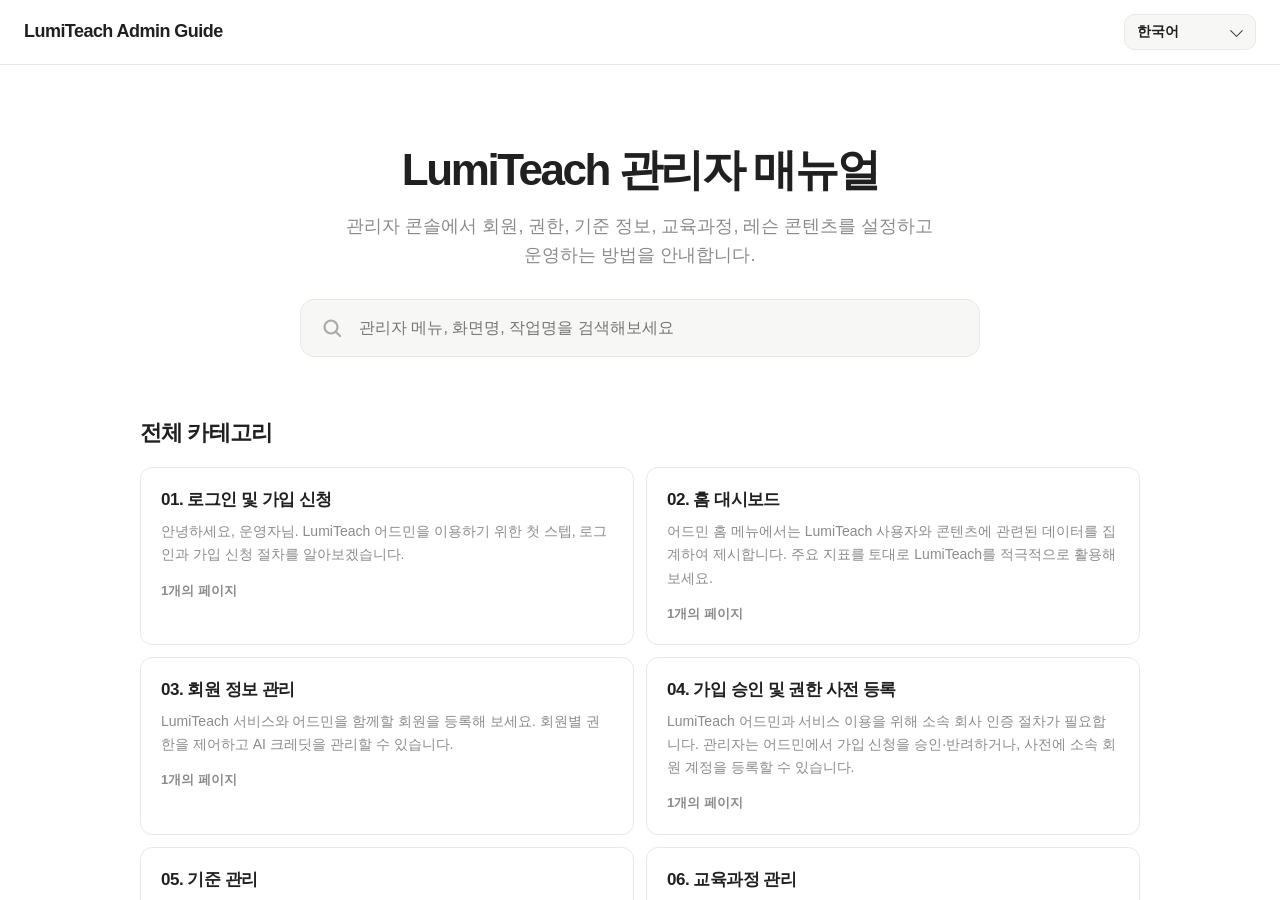
<file: admin/index.html>
<!DOCTYPE html>
<html lang="ko">
<head>
  <meta charset="UTF-8" />
  <meta name="viewport" content="width=device-width, initial-scale=1.0" />
  <title>LumiTeach Admin Guide</title>
  <link rel="icon" href="lumiteach_assets/brand/lumiteach-favicon.png" />
  <link rel="stylesheet" href="styles.css" />
</head>
<body>
  <header class="global-header">
    <div class="logo" onclick="showHome()">LumiTeach Admin Guide</div>
    <div class="header-actions">
      <div class="search-wrap header-search-wrap" id="headerSearchWrap">
        <span class="search-icon" aria-hidden="true">
          <svg viewBox="0 0 24 24" focusable="false">
            <circle cx="11" cy="11" r="6.5"></circle>
            <path d="M16 16l4 4"></path>
          </svg>
        </span>
        <input class="search-input" id="headerSearchInput" placeholder="아티클 제목, 기능명, 오류 상황을 검색해보세요" autocomplete="off" aria-label="검색" />
        <div class="search-results" id="headerSearchResults"></div>
      </div>
      <label class="visually-hidden" for="languageSelect">언어 선택</label>
      <span class="language-wrap">
        <select class="language-select" id="languageSelect" aria-label="언어 선택">
          <option value="ko">한국어</option>
          <option value="en">영어</option>
          <option value="pt">포르투갈어</option>
          <option value="es">스페인어</option>
          <option value="ja">일본어</option>
          <option value="vi">베트남어</option>
        </select>
      </span>
      <button class="menu-toggle" id="mobileMenuToggle" type="button" aria-label="메뉴 열기" aria-controls="leftTree" aria-expanded="false" onclick="toggleMobileMenu()">
        <span></span>
      </button>
    </div>
  </header>
  <div class="mobile-nav-backdrop" id="mobileNavBackdrop" onclick="closeMobileMenu()" aria-hidden="true"></div>

  <section class="view active" id="homeView">
    <div class="home-hero">
      <h1>LumiTeach 관리자 매뉴얼</h1>
      <p>관리자 콘솔에서 회원, 권한, 기준 정보, 교육과정, 레슨 콘텐츠를 설정하고<br />운영하는 방법을 안내합니다.</p>
      <div class="search-wrap">
        <span class="search-icon" aria-hidden="true">
          <svg viewBox="0 0 24 24" focusable="false">
            <circle cx="11" cy="11" r="6.5"></circle>
            <path d="M16 16l4 4"></path>
          </svg>
        </span>
        <input class="search-input" id="searchInput" placeholder="아티클 제목, 기능명, 오류 상황을 검색해보세요" />
        <div class="search-results" id="searchResults"></div>
      </div>
    </div>

    <main class="home-container">
      <section class="home-section">
        <h2 class="section-title">전체 카테고리</h2>
        <div class="category-grid" id="categoryGrid"></div>
      </section>
    </main>
  </section>

  <section class="view" id="articleView">
    <div class="article-shell">
      <aside class="left-nav">
        <div class="left-tree" id="leftTree"></div>
      </aside>
      <main class="article-main">
        <div class="article-inner">
          <article id="articleContent"></article>
        </div>
        <aside class="right-toc" id="rightToc"></aside>
      </main>
    </div>
  </section>

  <script src="data/manual-data.js"></script>
  <script src="data/translations.js"></script>
  <script src="data/translations/ko.js"></script>
  <script src="data/translations/en.js"></script>
  <script src="data/translations/pt.js"></script>
  <script src="data/translations/es.js"></script>
  <script src="data/translations/ja.js"></script>
  <script src="data/translations/vi.js"></script>
  <script src="app.js"></script>
</body>
</html>
</file>
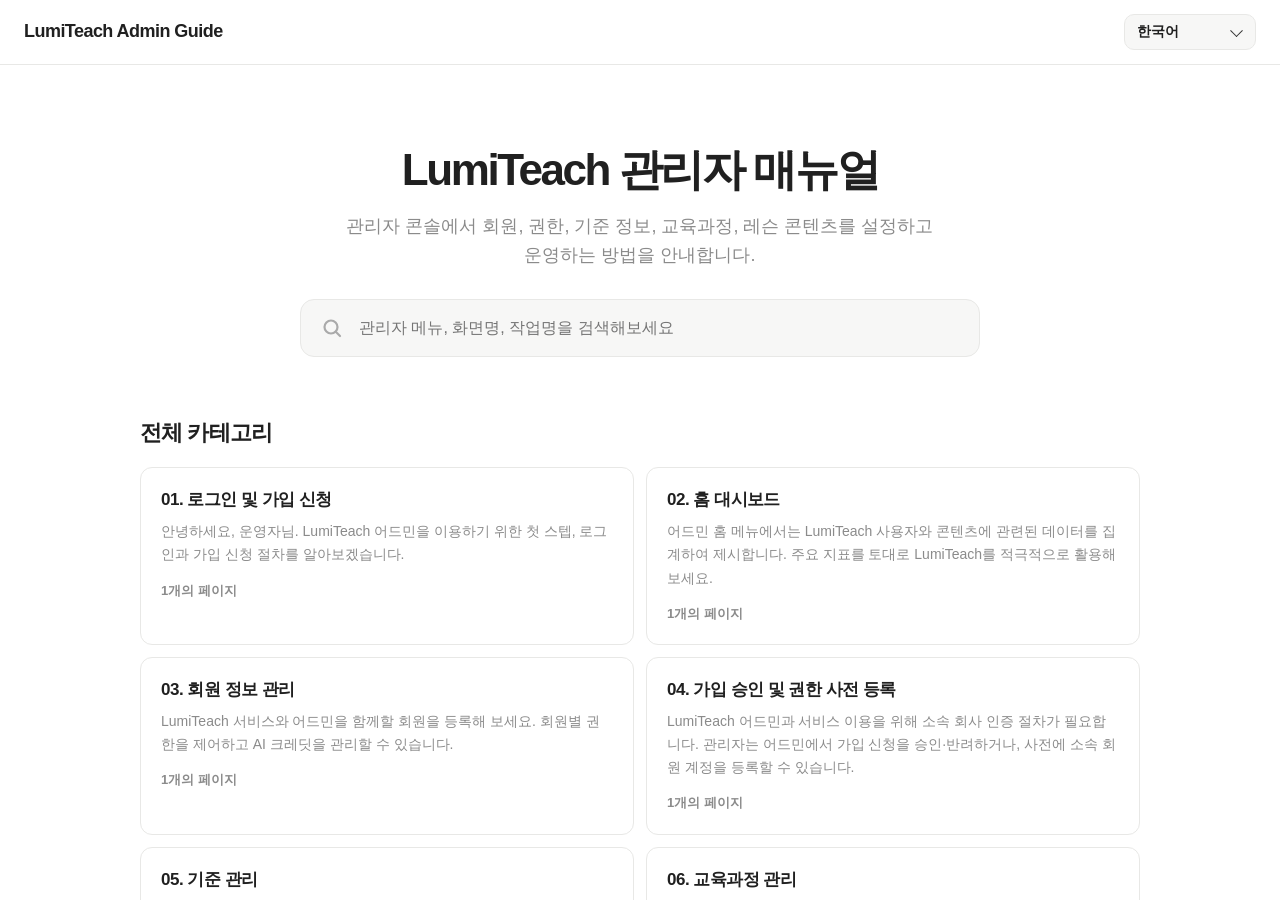
<file: admin/lumiteach_help_center_admin.html>
<!DOCTYPE html>
<html lang="ko">
<head>
  <meta charset="UTF-8" />
  <meta name="viewport" content="width=device-width, initial-scale=1.0" />
  <title>LumiTeach Admin Guide</title>
  <link rel="icon" href="lumiteach_assets/brand/lumiteach-favicon.png" />
  <link rel="stylesheet" href="styles.css" />
</head>
<body>
  <header class="global-header">
    <div class="logo" onclick="showHome()">LumiTeach Admin Guide</div>
    <div class="header-actions">
      <label class="visually-hidden" for="languageSelect">언어 선택</label>
      <span class="language-wrap">
        <select class="language-select" id="languageSelect" aria-label="언어 선택">
          <option value="ko">한국어</option>
          <option value="en">영어</option>
          <option value="pt">포르투갈어</option>
          <option value="es">스페인어</option>
          <option value="ja">일본어</option>
          <option value="vi">베트남어</option>
        </select>
      </span>
      <button class="menu-toggle" id="mobileMenuToggle" type="button" aria-label="메뉴 열기" aria-controls="leftTree" aria-expanded="false" onclick="toggleMobileMenu()">
        <span></span>
      </button>
    </div>
  </header>
  <div class="mobile-nav-backdrop" id="mobileNavBackdrop" onclick="closeMobileMenu()" aria-hidden="true"></div>

  <section class="view active" id="homeView">
    <div class="home-hero">
      <h1>LumiTeach 관리자 매뉴얼</h1>
      <p>관리자 콘솔에서 회원, 권한, 기준 정보, 교육과정, 레슨 콘텐츠를 설정하고<br />운영하는 방법을 안내합니다.</p>
      <div class="search-wrap">
        <span class="search-icon" aria-hidden="true">
          <svg viewBox="0 0 24 24" focusable="false">
            <circle cx="11" cy="11" r="6.5"></circle>
            <path d="M16 16l4 4"></path>
          </svg>
        </span>
        <input class="search-input" id="searchInput" placeholder="아티클 제목, 기능명, 오류 상황을 검색해보세요" />
        <div class="search-results" id="searchResults"></div>
      </div>
    </div>

    <main class="home-container">
      <section class="home-section">
        <h2 class="section-title">전체 카테고리</h2>
        <div class="category-grid" id="categoryGrid"></div>
      </section>
    </main>
  </section>

  <section class="view" id="articleView">
    <div class="article-shell">
      <aside class="left-nav">
        <div class="left-tree" id="leftTree"></div>
      </aside>
      <main class="article-main">
        <div class="article-inner">
          <article id="articleContent"></article>
        </div>
        <aside class="right-toc" id="rightToc"></aside>
      </main>
    </div>
  </section>

  <script src="data/manual-data.js"></script>
  <script src="data/translations.js"></script>
  <script src="data/translations/ko.js"></script>
  <script src="data/translations/en.js"></script>
  <script src="data/translations/pt.js"></script>
  <script src="data/translations/es.js"></script>
  <script src="data/translations/ja.js"></script>
  <script src="data/translations/vi.js"></script>
  <script src="app.js"></script>
</body>
</html>
</file>
<file: admin/styles.css>
:root {
  --bg: #ffffff;
  --text: #202020;
  --muted: #8b8b8b;
  --subtle: #f7f7f6;
  --subtle-2: #efefed;
  --line: #e8e8e6;
  --hover: #f4f4f3;
  --primary: #204cff;
  --primary-soft: #eaf1ff;
  --accent-purple: #204cff;
  --accent-blue: #2563e9;
  --accent-navy: #233a78;
  --accent-teal: #0f7f78;
  --accent-coral: #d85f4f;
  --accent-amber: #f0a13d;
  --active: var(--primary-soft);
  --active-text: var(--primary);
  --callout: #f7f7f5;
  --content: 760px;
  --sidebar: 360px;
  --toc: 240px;
  --left-padding: 80px;
}

* { box-sizing: border-box; }

html {
  scroll-behavior: smooth;
  height: 100%;
  overflow-x: hidden;
}

body {
  margin: 0;
  height: 100vh;
  overflow: hidden;
  overflow-x: hidden;
  background: var(--bg);
  color: var(--text);
  font-family: ui-sans-serif, -apple-system, BlinkMacSystemFont, "Segoe UI", "Apple SD Gothic Neo", "Noto Sans KR", sans-serif;
  font-size: 16px;
  line-height: 1.65;
  -webkit-font-smoothing: antialiased;
}

body.article-active {
  height: 100vh;
  overflow: hidden;
}

button, input, select { font: inherit; }
button { cursor: pointer; }
.view { display: none; }
.view.active { display: block; }

#homeView.active {
  height: calc(100vh - 65px);
  overflow-y: auto;
  overscroll-behavior: contain;
}

#articleView.active {
  height: calc(100vh - 65px);
  overflow: hidden;
}

.visually-hidden {
  position: absolute;
  width: 1px;
  height: 1px;
  padding: 0;
  margin: -1px;
  overflow: hidden;
  clip: rect(0, 0, 0, 0);
  white-space: nowrap;
  border: 0;
}

.global-header {
  position: sticky;
  top: 0;
  z-index: 200;
  height: 65px;
  display: flex;
  align-items: center;
  justify-content: space-between;
  gap: 24px;
  padding: 0 var(--left-padding);
  background: rgba(255,255,255,0.94);
  backdrop-filter: blur(10px);
  border-bottom: 1px solid var(--line);
}

.logo {
  width: 280px;
  color: var(--text);
  font-size: 18px;
  font-weight: 750;
  letter-spacing: -0.03em;
  cursor: pointer;
}

.language-wrap {
  position: relative;
  display: inline-flex;
  align-items: center;
}

.language-wrap::after {
  content: "";
  position: absolute;
  right: 15px;
  top: 50%;
  width: 8px;
  height: 8px;
  border-right: 1.8px solid #333;
  border-bottom: 1.8px solid #333;
  pointer-events: none;
  transform: translateY(-64%) rotate(45deg);
}

.language-select {
  min-width: 132px;
  height: 36px;
  padding: 0 36px 0 12px;
  border: 1px solid var(--line);
  border-radius: 10px;
  appearance: none;
  -webkit-appearance: none;
  background: var(--subtle);
  color: var(--text);
  font-size: 14px;
  font-weight: 650;
  outline: none;
  cursor: pointer;
}

.language-select:focus {
  background: #fff;
  border-color: #d8d8d6;
}

.header-actions {
  display: flex;
  align-items: center;
  gap: 10px;
  margin-left: auto;
}

.header-search-wrap {
  display: none;
  flex: 0 1 360px;
  width: clamp(240px, 28vw, 360px);
  max-width: 360px;
  margin: 0;
  z-index: 210;
}

body.article-active .header-search-wrap {
  display: block;
}

.header-search-wrap .search-input {
  height: 38px;
  padding: 0 14px 0 42px;
  border-radius: 10px;
  background: #fff;
  font-size: 14px;
}

.header-search-wrap .search-icon {
  left: 14px;
  width: 18px;
  height: 18px;
}

.header-search-wrap .search-results {
  top: 46px;
  left: auto;
  right: 0;
  z-index: 220;
  width: min(420px, calc(100vw - 32px));
  max-height: min(480px, calc(100vh - 96px));
  overflow-y: auto;
}

.menu-toggle {
  display: none;
  align-items: center;
  justify-content: center;
  width: 38px;
  height: 38px;
  border: 1px solid var(--line);
  border-radius: 10px;
  background: var(--subtle);
  color: var(--text);
}

.menu-toggle:hover { background: var(--hover); }

.menu-toggle span,
.menu-toggle::before,
.menu-toggle::after {
  content: "";
  display: block;
  width: 16px;
  height: 2px;
  border-radius: 999px;
  background: currentColor;
  transition: transform 160ms ease, opacity 160ms ease;
}

.menu-toggle {
  flex-direction: column;
  gap: 4px;
}

body.mobile-nav-open .menu-toggle span { opacity: 0; }
body.mobile-nav-open .menu-toggle::before { transform: translateY(6px) rotate(45deg); }
body.mobile-nav-open .menu-toggle::after { transform: translateY(-6px) rotate(-45deg); }

.mobile-nav-backdrop {
  display: none;
}

.home-hero {
  max-width: 760px;
  margin: 80px auto 58px;
  padding: 0 24px;
  text-align: center;
}

.home-hero h1 {
  margin: 0;
  font-size: 44px;
  line-height: 1.15;
  letter-spacing: -0.055em;
  font-weight: 800;
}

.home-hero p {
  margin: 16px 0 28px;
  color: var(--muted);
  font-size: 18px;
  white-space: pre-line;
}

.search-wrap {
  position: relative;
  max-width: 680px;
  margin: 0 auto;
}

.search-icon {
  position: absolute;
  left: 20px;
  top: 50%;
  transform: translateY(-50%);
  color: #aaa;
  width: 24px;
  height: 24px;
  display: block;
  z-index: 1;
  pointer-events: none;
}

.search-icon svg {
  display: block;
  width: 100%;
  height: 100%;
  fill: none;
  stroke: currentColor;
  stroke-width: 2.2;
  stroke-linecap: round;
  stroke-linejoin: round;
}

.search-input {
  width: 100%;
  height: 58px;
  padding: 0 20px 0 58px;
  border: 1px solid var(--line);
  border-radius: 14px;
  background: var(--subtle);
  color: var(--text);
  outline: none;
  font-size: 16px;
}

.search-input:focus {
  background: #fff;
  border-color: #d8d8d6;
}

.search-results {
  display: none;
  position: absolute;
  top: 68px;
  left: 0;
  right: 0;
  z-index: 20;
  border: 1px solid var(--line);
  border-radius: 14px;
  background: #fff;
  box-shadow: 0 18px 40px rgba(0,0,0,0.08);
  overflow: hidden;
  text-align: left;
}

.search-results.active { display: block; }

.result-item {
  padding: 14px 18px;
  border-bottom: 1px solid var(--line);
  cursor: pointer;
}

.result-item:hover { background: var(--hover); }
.result-item:last-child { border-bottom: 0; }

.result-item strong {
  display: block;
  color: var(--text);
  font-size: 14px;
}

.result-item span {
  color: var(--muted);
  font-size: 13px;
}

.home-container {
  max-width: 1080px;
  margin: 0 auto;
  padding: 0 40px 92px;
}

.home-section { margin-top: 46px; }

.section-title {
  margin: 0 0 16px;
  font-size: 22px;
  letter-spacing: -0.04em;
}

.category-grid {
  display: grid;
  grid-template-columns: repeat(2, minmax(0, 1fr));
  gap: 12px;
}

.category-card {
  padding: 18px 20px;
  border: 1px solid var(--line);
  border-radius: 12px;
  background: #fff;
  cursor: pointer;
}

.category-card:hover { background: var(--hover); }

.category-card h3 {
  margin: 0 0 6px;
  font-size: 17px;
  letter-spacing: -0.03em;
}

.category-card p {
  margin: 0 0 10px;
  color: var(--muted);
  font-size: 14px;
}

.category-card span {
  color: var(--muted);
  font-size: 13px;
  font-weight: 650;
}

.article-shell {
  display: grid;
  grid-template-columns: var(--sidebar) minmax(0, 1fr);
  min-width: 0;
  min-height: calc(100vh - 65px);
}

body.article-active #articleView,
body.article-active .article-shell {
  height: calc(100vh - 65px);
}

body.article-active .article-shell {
  min-height: 0;
  overflow: hidden;
}

.left-nav {
  position: sticky;
  top: 65px;
  height: calc(100vh - 65px);
  padding: 40px 10px 40px var(--left-padding);
  border-right: 1px solid var(--line);
  background: #fff;
  overflow-y: auto;
  scrollbar-width: none;
  -ms-overflow-style: none;
}

.left-nav::-webkit-scrollbar {
  width: 0;
  height: 0;
  display: none;
}

.left-tree { max-width: 280px; }
.tree-block { margin-bottom: 8px; }

.tree-link, .tree-label, .chevron {
  width: 100%;
  border: 0;
  background: transparent;
  color: var(--text);
  text-align: left;
  border-radius: 8px;
}

.tree-parent {
  display: flex;
  align-items: center;
  gap: 9px;
  padding: 8px 10px;
  border-radius: 8px;
  font-size: 16px;
  font-weight: 540;
  letter-spacing: -0.025em;
}

.tree-sub .tree-parent {
  padding-left: 34px;
  font-size: 15px;
  font-weight: 500;
}

.tree-label {
  display: block;
  flex: 1;
  min-width: 0;
  width: auto;
  padding: 0;
  font: inherit;
  font-weight: inherit;
  letter-spacing: inherit;
  cursor: pointer;
}

.chevron {
  display: inline-flex;
  align-items: center;
  justify-content: center;
  width: 20px;
  height: 20px;
  flex: 0 0 20px;
  border-radius: 6px;
  color: #666;
  font-size: 12px;
  transition: transform 130ms ease, background 130ms ease;
  cursor: pointer;
}

.chevron-placeholder {
  width: 20px;
  height: 20px;
  flex: 0 0 20px;
}

.tree-parent:hover, .tree-link:hover { background: var(--hover); }
.tree-parent:hover .chevron { background: var(--hover); }
.chevron:hover { background: var(--subtle-2); }
.tree-parent:hover .chevron:hover { background: #e3e3e1; }
.tree-parent.active {
  background: var(--active);
}
.tree-parent.active .tree-label {
  color: var(--active-text);
  font-weight: 650;
}
.tree-block.open > .tree-parent .chevron, .tree-sub.open > .tree-parent .chevron { transform: rotate(90deg); }
.tree-children { display: none; }
.tree-block.open > .tree-children, .tree-sub.open > .tree-children { display: block; }

.tree-link {
  display: block;
  margin: 2px 0;
  padding: 8px 10px 8px 62px;
  font-size: 15px;
}

.tree-link.active {
  background: var(--active);
  color: var(--active-text);
  font-weight: 650;
}

.article-main {
  display: grid;
  grid-template-columns: minmax(0, 1fr) var(--toc);
  min-width: 0;
  min-height: 0;
  gap: 48px;
  padding: 0 64px 120px;
}

body.article-active .article-main {
  height: calc(100vh - 65px);
  overflow-y: auto;
  overscroll-behavior: contain;
  scroll-behavior: smooth;
}

.article-inner {
  width: 100%;
  max-width: var(--content);
  min-width: 0;
  margin: 0 auto;
  padding-top: 64px;
}

.article-header {
  padding-bottom: 12px;
}

.article-kicker {
  margin-bottom: 14px;
  color: var(--muted);
  font-size: 14px;
}

.article-title {
  margin: 0;
  font-size: 46px;
  line-height: 1.14;
  letter-spacing: -0.055em;
  font-weight: 800;
}

.article-desc {
  margin: 22px 0 0;
  color: var(--text);
  font-size: 21px;
  line-height: 1.55;
  letter-spacing: -0.03em;
}

.author-row {
  display: flex;
  align-items: center;
  gap: 12px;
  margin-top: 28px;
  color: var(--muted);
  font-size: 15px;
}

.avatar {
  width: 42px;
  height: 42px;
  border-radius: 50%;
  background:
    url("lumiteach_assets/brand/lumiteach-favicon.png") center / 28px 28px no-repeat,
    #fff;
  border: 1px solid var(--line);
}

.author-row strong {
  color: var(--text);
  font-weight: 650;
}

.content-body { padding-top: 28px; }

.callout {
  display: grid;
  grid-template-columns: 24px 1fr;
  gap: 12px;
  align-items: start;
  margin: 0 0 64px;
  padding: 18px 20px;
  border: 1px solid var(--line);
  border-radius: 10px;
  background: var(--callout);
}

.callout-icon {
  display: inline-grid;
  place-items: center;
  width: 22px;
  height: 22px;
  border-radius: 50%;
  background: #fff;
  border: 1px solid var(--line);
  color: #555;
  font-size: 14px;
  font-weight: 700;
  line-height: 1;
}

.callout h3 {
  margin: 0 0 4px;
  font-size: 16px;
  line-height: 1.45;
  letter-spacing: -0.02em;
}

.callout p {
  margin: 0;
  color: #444;
  font-size: 15px;
  line-height: 1.7;
  letter-spacing: -0.015em;
}

.article-section {
  margin: 0 0 48px;
  scroll-margin-top: 96px;
}

.article-section h2 {
  margin: 0 0 22px;
  font-size: 34px;
  line-height: 1.25;
  letter-spacing: -0.05em;
  font-weight: 750;
}

.article-section p, .article-section li {
  color: #333;
  font-size: 18px;
  line-height: 1.75;
  letter-spacing: -0.02em;
}

.section-copy p { margin: 0; }
.section-copy p + p { margin-top: 18px; }

.article-intro {
  margin-bottom: 28px;
  padding-bottom: 0;
}

.article-intro p {
  color: #333;
  font-size: 18px;
  line-height: 1.75;
  letter-spacing: -0.02em;
}

.article-intro .section-callout {
  margin-bottom: 0;
}

.section-copy h3 {
  margin: 30px 0 12px;
  color: var(--text);
  font-size: 22px;
  line-height: 1.35;
  letter-spacing: -0.035em;
  font-weight: 750;
}

.section-copy h4 {
  margin: 24px 0 10px;
  color: #333;
  font-size: 19px;
  line-height: 1.42;
  letter-spacing: -0.025em;
  font-weight: 720;
}

.section-copy ul {
  margin: 14px 0 0;
  padding-left: 22px;
}

.section-copy li {
  margin: 7px 0;
  padding-left: 4px;
}

.section-copy strong {
  color: var(--text);
  font-weight: 750;
}

.section-copy code {
  padding: 2px 6px;
  border-radius: 6px;
  background: var(--subtle);
  color: var(--text);
  font-family: ui-monospace, SFMono-Regular, Menlo, Monaco, Consolas, monospace;
  font-size: 0.9em;
}

.section-copy blockquote {
  margin: 18px 0 0;
  padding: 16px 18px;
  border-left: 3px solid #d9d9d7;
  border-radius: 0 8px 8px 0;
  background: var(--subtle);
}

.section-copy blockquote p,
.section-copy blockquote li {
  font-size: 16px;
  color: #444;
}

.section-callout {
  display: grid;
  grid-template-columns: 28px 1fr;
  gap: 12px;
  align-items: start;
  margin: 20px 0 26px;
  padding: 18px 20px;
  border: 1px solid var(--line);
  border-radius: 10px;
  background: var(--callout);
}

.section-callout-icon {
  display: inline-grid;
  place-items: center;
  width: 28px;
  height: 28px;
  border-radius: 50%;
  background: #fff;
  border: 1px solid var(--line);
  font-size: 16px;
  line-height: 1;
}

.section-callout-content > strong {
  display: block;
  margin-bottom: 4px;
  color: var(--text);
  font-size: 16px;
  line-height: 1.45;
  letter-spacing: -0.02em;
}

.section-callout-body strong {
  display: inline;
  margin: 0;
  font-size: inherit;
  line-height: inherit;
}

.section-callout-body p,
.section-callout-body li {
  margin: 0;
  color: #444;
  font-size: 16px;
  line-height: 1.7;
  letter-spacing: -0.015em;
}

.section-callout-body p + p {
  margin-top: 0;
}

.section-callout-body ul {
  margin-top: 8px;
}



.manual-table-figure {
  margin: 26px 0 36px;
}

.manual-table-wrap {
  width: 100%;
  max-width: 100%;
  overflow-x: auto;
  border: 1px solid var(--line);
  border-radius: 10px;
  background: #fff;
  -webkit-overflow-scrolling: touch;
}

.manual-table {
  width: 100%;
  min-width: 640px;
  border-collapse: separate;
  border-spacing: 0;
  color: #333;
  font-size: 14px;
  line-height: 1.55;
  letter-spacing: -0.01em;
}

.manual-table th,
.manual-table td {
  min-width: 120px;
  padding: 12px 14px;
  border-right: 1px solid var(--line);
  border-bottom: 1px solid var(--line);
  text-align: left;
  vertical-align: top;
}

.manual-table th:last-child,
.manual-table td:last-child {
  border-right: 0;
}

.manual-table tbody tr:last-child td {
  border-bottom: 0;
}

.manual-table thead th {
  background: #f6f8ff;
  color: var(--text);
  font-weight: 750;
  white-space: nowrap;
}

.manual-table tbody tr:nth-child(even) td {
  background: #fbfbfc;
}

.manual-table td code,
.manual-table th code {
  padding: 2px 5px;
  border-radius: 5px;
  background: #f0f2f5;
  font-size: .92em;
}

.manual-table-figure figcaption {
  margin-top: 8px;
  color: var(--muted);
  font-size: 13px;
  line-height: 1.5;
}

.section-copy p + .manual-table-figure,
.section-copy ul + .manual-table-figure,
.section-copy blockquote + .manual-table-figure {
  margin-top: 24px;
}

.manual-table-figure + p,
.manual-table-figure + ul,
.manual-table-figure + blockquote,
.manual-table-figure + .manual-image {
  margin-top: 30px;
}

.manual-image {
  margin: 24px 0 34px;
  border: 1px solid var(--line);
  border-radius: 10px;
  background: #fff;
  overflow: hidden;
}

.section-copy p + .manual-image,
.section-copy ul + .manual-image,
.section-copy blockquote + .manual-image {
  margin-top: 24px;
}

.manual-image + p,
.manual-image + ul,
.manual-image + blockquote,
.manual-image + .manual-table-figure {
  margin-top: 30px;
}

.manual-image + .manual-image {
  margin-top: -8px;
}

.section-copy ul + p,
.section-copy blockquote + p {
  margin-top: 24px;
}

.manual-image img {
  display: block;
  width: 100%;
  height: auto;
}

.manual-image figcaption {
  padding: 10px 14px;
  border-top: 1px solid var(--line);
  color: var(--muted);
  font-size: 13px;
  line-height: 1.5;
}

@media (max-width: 700px) {
  .manual-table {
    min-width: 560px;
    font-size: 13px;
  }

  .manual-table th,
  .manual-table td {
    min-width: 108px;
    padding: 10px 12px;
  }
}

.media-block {
  margin-top: 26px;
  aspect-ratio: 16 / 9;
  border-radius: 10px;
  border: 1px solid var(--line);
  background: linear-gradient(135deg, #2f2f2f 0%, #f0a13d 45%, #f7efe7 100%);
  overflow: hidden;
  position: relative;
}

.media-block::before {
  content: "LumiTeach Guide";
  position: absolute;
  left: 28px;
  top: 26px;
  color: #fff;
  font-size: 26px;
  font-weight: 800;
  letter-spacing: -0.04em;
}

.media-block::after {
  content: "▶";
  position: absolute;
  left: 50%;
  top: 50%;
  transform: translate(-50%, -50%);
  display: grid;
  place-items: center;
  width: 72px;
  height: 72px;
  border-radius: 50%;
  background: rgba(0,0,0,0.55);
  color: #fff;
  font-size: 28px;
}

.info-card {
  margin-top: 22px;
  padding: 18px 20px;
  border: 1px solid var(--line);
  border-radius: 12px;
  background: #fafafa;
}

.info-card h3 {
  margin: 0 0 8px;
  font-size: 18px;
}

.info-card p {
  margin: 0;
  color: #555;
  font-size: 16px;
}

.bottom-nav {
  display: flex;
  justify-content: space-between;
  gap: 16px;
  margin-top: 28px;
  padding-top: 0;
  border-top: 0;
}

.bottom-nav.only-next { justify-content: flex-end; }
.bottom-nav.only-prev { justify-content: flex-start; }

.bottom-nav button {
  border: 1px solid var(--line);
  background: #fff;
  border-radius: 10px;
  padding: 12px 16px;
  color: var(--text);
  font-weight: 650;
}

.bottom-nav button:hover { background: var(--hover); }

.right-toc {
  position: sticky;
  top: 100px;
  align-self: start;
  padding-top: 64px;
}

.toc-title {
  margin: 0 0 14px;
  font-size: 12px;
  font-weight: 700;
  color: var(--muted);
  text-transform: uppercase;
  letter-spacing: .05em;
}

.toc-link {
  display: block;
  padding: 7px 10px;
  border-radius: 8px;
  color: #666;
  font-size: 14px;
  text-decoration: none;
}

.toc-link-level-1 {
  color: var(--text);
  font-weight: 700;
}

.toc-link-level-2 {
  margin-left: 10px;
}

.toc-link-level-3 {
  margin-left: 22px;
  padding-top: 5px;
  padding-bottom: 5px;
  color: #777;
  font-size: 13px;
}

.toc-link-level-4 {
  margin-left: 34px;
  padding-top: 4px;
  padding-bottom: 4px;
  color: #888;
  font-size: 13px;
}

.toc-link:hover, .toc-link.active {
  background: var(--hover);
  color: var(--text);
}

.article-title,
.section-copy h3,
.section-copy h4 {
  scroll-margin-top: 96px;
}

.hub-layout {
  grid-template-columns: minmax(0, 1fr);
}

.hub-layout .right-toc {
  display: none;
}

.hub-layout .article-inner {
  width: min(820px, 100%);
  max-width: 820px;
  justify-self: center;
  margin: 0;
}

.hub-page {
  padding-top: 22px;
}

.hub-cover {
  display: grid;
  place-items: center;
  min-height: 260px;
  margin-bottom: 28px;
  border: 1px solid var(--line);
  border-radius: 10px;
  background:
    linear-gradient(135deg, rgba(32, 76, 255, 0.08), rgba(90, 162, 255, 0.1)),
    #fafafa;
}

.article-cover {
  min-height: 220px;
  margin: 0 0 32px;
}

.hub-cover-mark {
  display: grid;
  place-items: center;
  width: 128px;
  height: 128px;
  border-radius: 30px;
  background: linear-gradient(135deg, #eaf1ff, #f6f9ff);
  border: 1px solid rgba(32, 76, 255, 0.14);
  color: var(--active-text);
  font-size: 38px;
  font-weight: 800;
  letter-spacing: 0;
}

.hub-cover-symbol {
  display: grid;
  place-items: center;
  width: 148px;
  height: 148px;
  border-radius: 34px;
  border: 1px solid rgba(255,255,255,0.55);
  background: var(--cover-bg, linear-gradient(135deg, #eaf1ff, #f6f9ff));
  color: var(--cover-color, var(--active-text));
  box-shadow: 0 22px 48px rgba(32, 76, 255, 0.14), inset 0 0 0 1px rgba(255,255,255,0.42);
  font-size: var(--cover-size, 52px);
  font-weight: 850;
  line-height: 1;
  letter-spacing: 0;
  text-align: center;
}

.hub-cover-cluster {
  position: relative;
  width: min(340px, 78%);
  height: 190px;
}

.cover-tile {
  position: absolute;
  left: var(--tile-left, 50%);
  top: var(--tile-top, 50%);
  z-index: var(--tile-z, 1);
  display: grid;
  place-items: center;
  width: var(--tile-size, 92px);
  height: var(--tile-size, 92px);
  border-radius: 22px;
  border: 1px solid rgba(255,255,255,0.6);
  background: var(--cover-bg, linear-gradient(135deg, #eaf1ff, #f6f9ff));
  color: var(--cover-color, var(--active-text));
  box-shadow: 0 18px 38px rgba(48, 48, 48, 0.14), inset 0 0 0 1px rgba(255,255,255,0.42);
  font-size: var(--cover-size, 30px);
  font-weight: 850;
  line-height: 1;
  letter-spacing: 0;
  text-align: center;
  transform: translate(-50%, -50%) rotate(var(--tile-rotate, 0deg)) scale(var(--tile-scale, 1));
}

.hub-kicker {
  margin: 0 0 8px;
  color: var(--active-text);
  font-size: 13px;
  font-weight: 750;
}

.hub-title {
  margin: 0;
  font-size: 44px;
  line-height: 1.16;
  letter-spacing: -0.055em;
  font-weight: 800;
}

.hub-desc {
  margin: 14px 0 28px;
  color: #444;
  font-size: 17px;
  line-height: 1.65;
  letter-spacing: -0.02em;
}

.hub-menu-list {
  border-top: 1px solid var(--line);
}

.hub-menu-item {
  width: 100%;
  display: grid;
  grid-template-columns: minmax(0, 1fr) 228px;
  gap: 32px;
  align-items: center;
  padding: 34px 0;
  border: 0;
  border-bottom: 1px solid var(--line);
  background: transparent;
  color: var(--text);
  text-align: left;
}

.hub-menu-item:hover h2 {
  color: var(--active-text);
}

.compact-hub-page .hub-menu-item {
  grid-template-columns: minmax(0, 1fr);
  gap: 0;
  padding: 22px 0;
}

.compact-hub-page .hub-menu-item p,
.compact-hub-page .hub-menu-count,
.compact-hub-page .hub-thumb {
  display: none;
}

.hub-menu-item h2 {
  margin: 0 0 8px;
  font-size: 22px;
  line-height: 1.35;
  letter-spacing: -0.035em;
}

.hub-menu-item p {
  margin: 0;
  color: #666;
  font-size: 15px;
  line-height: 1.6;
  letter-spacing: -0.015em;
}

.hub-menu-count {
  display: block;
  margin-top: 12px;
  color: #999;
  font-size: 13px;
  font-weight: 650;
}

.hub-thumb {
  display: grid;
  place-items: center;
  min-height: 138px;
  border-radius: 8px;
  border: 1px solid var(--line);
  background: #fafafa;
  color: var(--active-text);
  font-size: 13px;
  font-weight: 750;
}

.hub-symbol {
  display: grid;
  place-items: center;
  width: 92px;
  height: 92px;
  border-radius: 24px;
  background: var(--symbol-bg, linear-gradient(135deg, #eaf1ff, #fff));
  color: var(--symbol-color, var(--active-text));
  box-shadow: inset 0 0 0 1px rgba(255,255,255,0.45);
  font-size: var(--symbol-size, 38px);
  font-weight: 850;
  line-height: 1;
  letter-spacing: 0;
  text-align: center;
}

@media (max-width: 1300px) {
  :root { --left-padding: 24px; }
  .logo { width: auto; }
  .article-main { grid-template-columns: 1fr; padding: 0 48px 96px; }
  .right-toc { display: none; }
}

@media (max-width: 960px) {
  .article-shell { grid-template-columns: 1fr; }
  .left-nav {
    position: fixed;
    top: 65px;
    left: 0;
    z-index: 70;
    width: min(340px, calc(100vw - 48px));
    height: calc(100vh - 65px);
    padding: 24px 18px 32px;
    border-right: 1px solid var(--line);
    border-bottom: 0;
    background: #fff;
    box-shadow: 22px 0 42px rgba(0,0,0,0.12);
    transform: translateX(-105%);
    transition: transform 180ms ease;
  }

  body.mobile-nav-open .left-nav {
    transform: translateX(0);
  }

  body.mobile-nav-open {
    overflow: hidden;
  }

  body.article-active .menu-toggle {
    display: inline-flex;
  }

  .mobile-nav-backdrop {
    position: fixed;
    inset: 65px 0 0;
    z-index: 65;
    display: block;
    background: rgba(0,0,0,0.22);
    opacity: 0;
    pointer-events: none;
    transition: opacity 180ms ease;
  }

  body.mobile-nav-open .mobile-nav-backdrop {
    opacity: 1;
    pointer-events: auto;
  }

  .left-tree { max-width: none; }
  .global-header {
    gap: 12px;
    padding: 0 16px;
  }
  .logo {
    font-size: 16px;
  }
  body.article-active .header-search-wrap {
    flex: 0 0 34px;
    width: 34px;
    max-width: none;
  }
  .header-search-wrap .search-input {
    width: 34px;
    height: 34px;
    padding: 0 0 0 32px;
    color: transparent;
    caret-color: var(--text);
  }
  .header-search-wrap .search-input::placeholder {
    color: transparent;
  }
  .header-search-wrap .search-icon {
    left: 9px;
    width: 17px;
    height: 17px;
  }
  body.article-active .header-search-wrap:focus-within {
    position: fixed;
    top: 73px;
    left: 16px;
    right: 16px;
    z-index: 80;
    flex: none;
    width: auto;
    max-width: none;
  }
  .header-search-wrap:focus-within .search-input {
    width: 100%;
    height: 44px;
    padding: 0 16px 0 44px;
    background: #fff;
    color: var(--text);
    box-shadow: 0 18px 38px rgba(0,0,0,0.1);
  }
  .header-search-wrap:focus-within .search-input::placeholder {
    color: #8a8a8a;
  }
  .header-search-wrap:focus-within .search-icon {
    left: 15px;
    width: 20px;
    height: 20px;
  }
  .header-search-wrap .search-results {
    top: 52px;
    left: 0;
    right: 0;
    width: auto;
  }
  .language-select {
    min-width: 112px;
    height: 34px;
    padding: 0 32px 0 10px;
    font-size: 13px;
  }
  .language-wrap::after {
    right: 13px;
    width: 7px;
    height: 7px;
  }
  .menu-toggle {
    width: 34px;
    height: 34px;
  }
  .article-main { grid-template-columns: minmax(0, 1fr); padding: 0 24px 80px; }
  .article-inner { max-width: 100%; }
  .article-title { font-size: 34px; }
  .hub-title { font-size: 36px; }
  .hub-cover { min-height: 210px; }
  .hub-menu-item {
    grid-template-columns: 1fr;
    gap: 14px;
  }
  .hub-thumb {
    min-height: 72px;
  }
  .hub-symbol {
    width: 74px;
    height: 74px;
    border-radius: 20px;
    font-size: 32px;
  }
  .category-grid { grid-template-columns: 1fr; }
}

@media (max-width: 640px) {
  .logo {
    max-width: calc(100vw - 224px);
    overflow: hidden;
    text-overflow: ellipsis;
    white-space: nowrap;
  }
  .language-select {
    min-width: 104px;
  }
}
</file>
